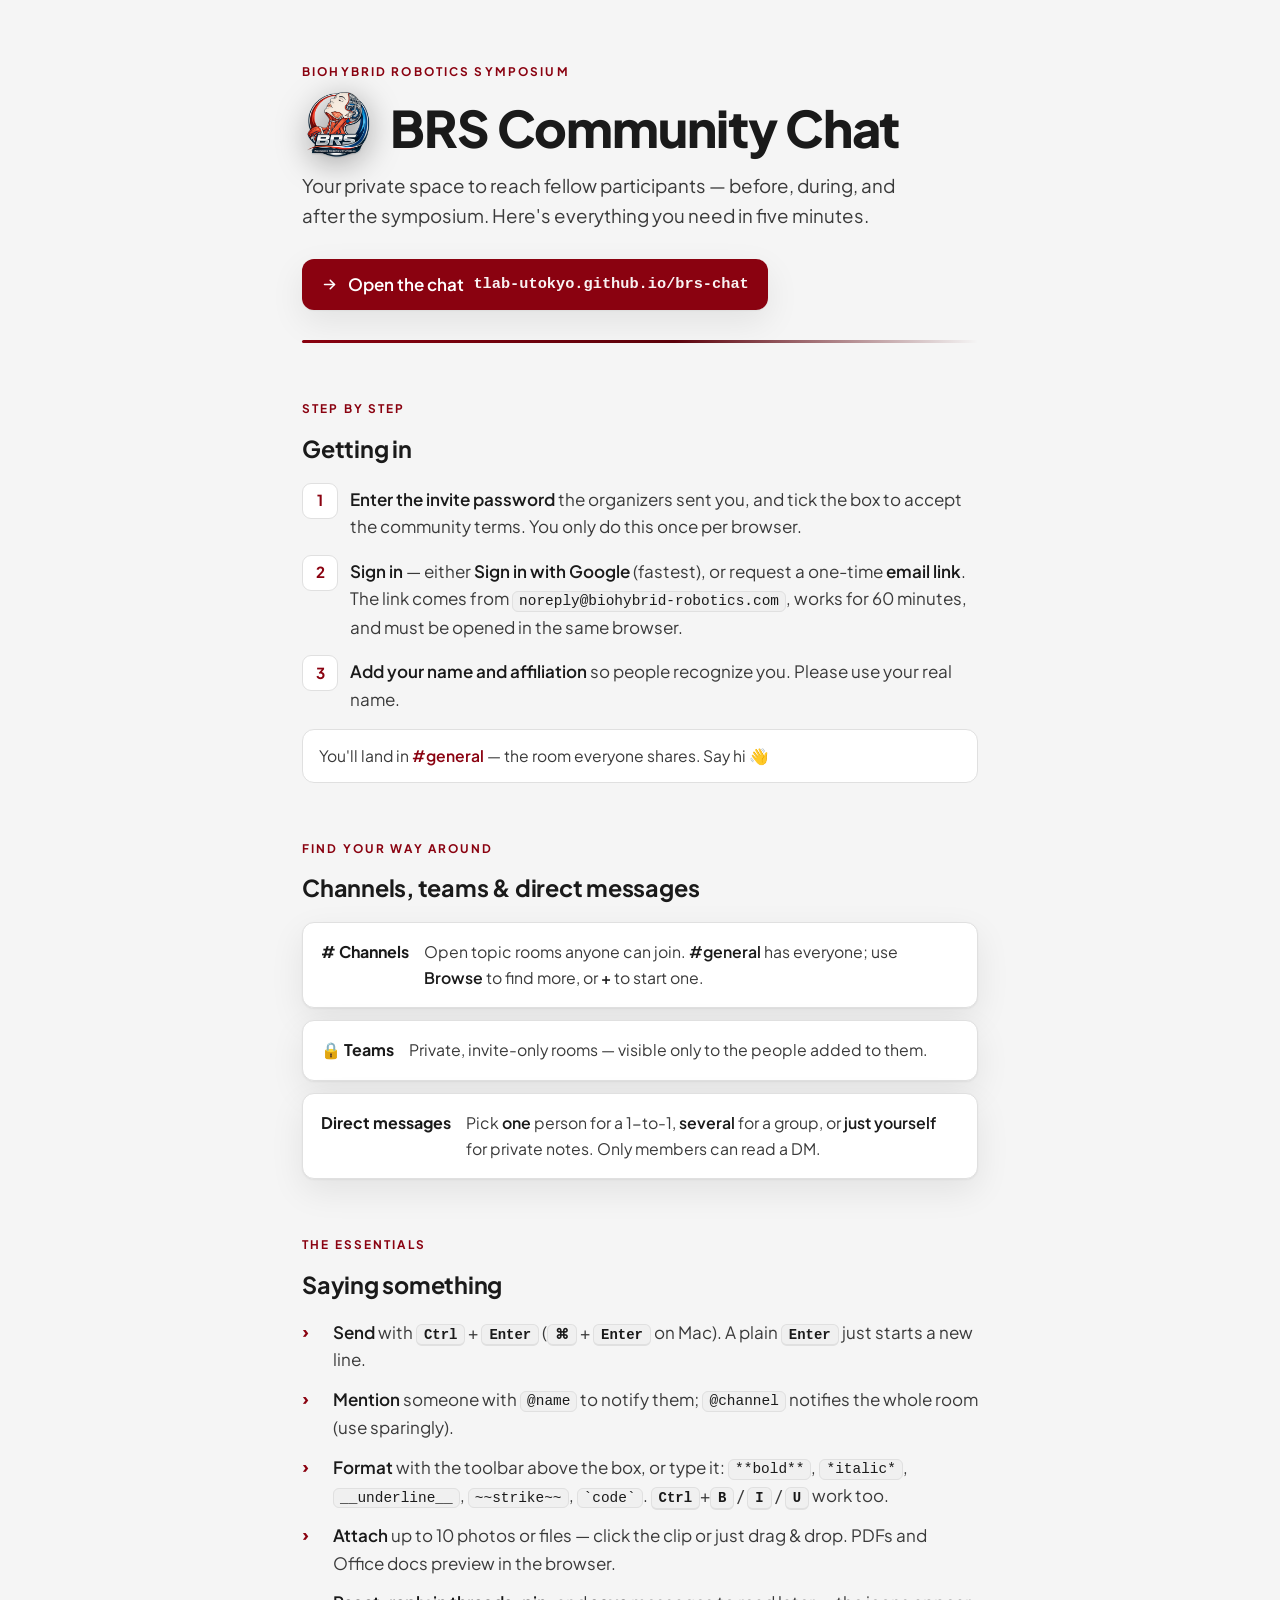
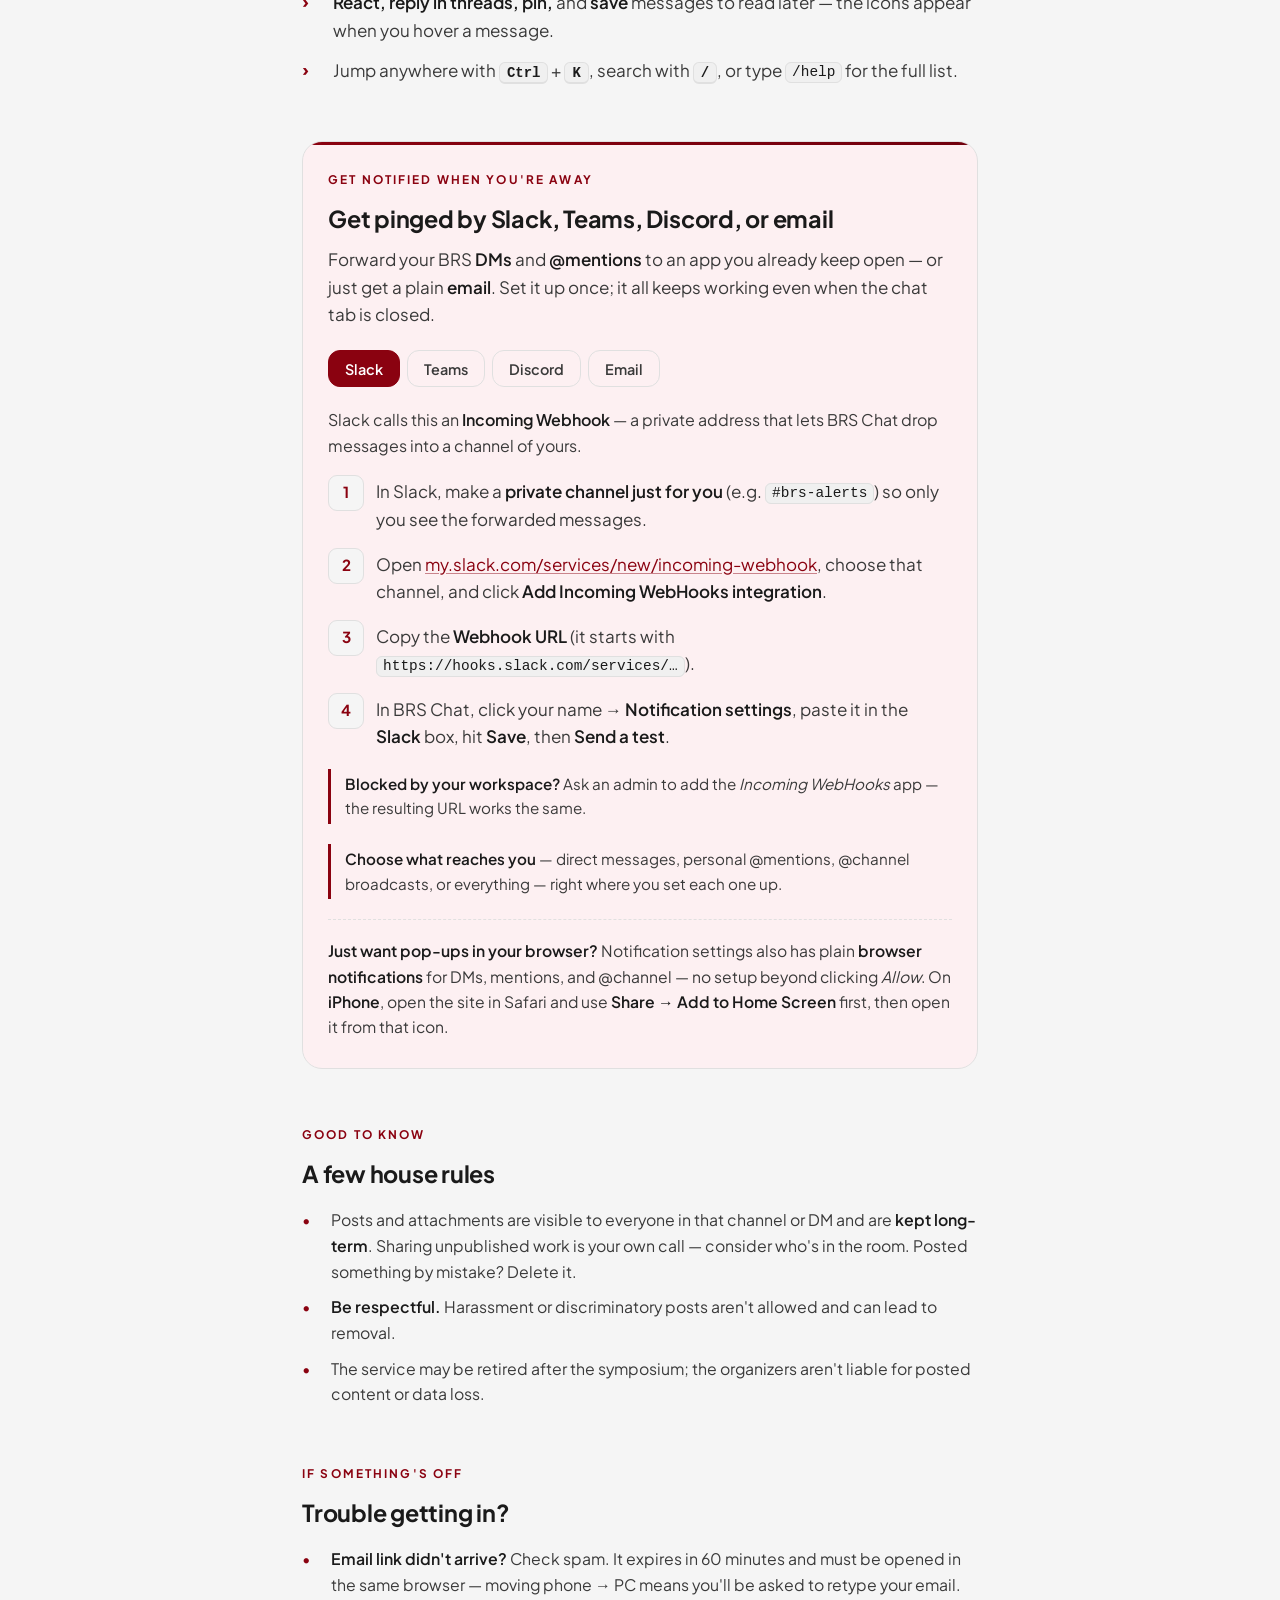
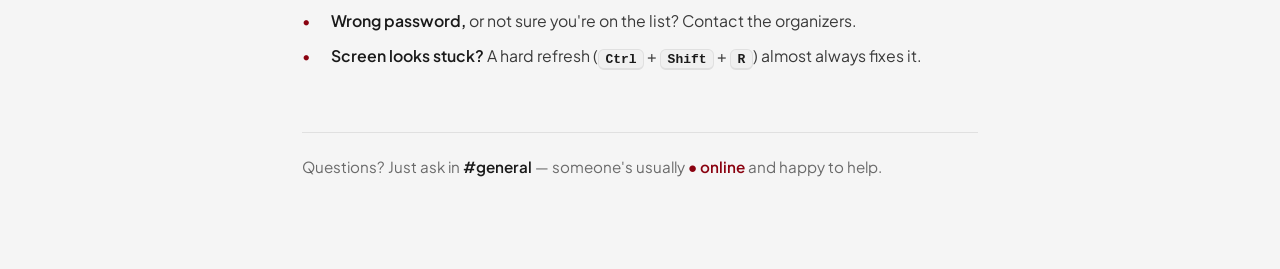
<file: help.html>
<!DOCTYPE html>
<html lang="en">
<head>
<meta charset="UTF-8">
<meta name="viewport" content="width=device-width, initial-scale=1, viewport-fit=cover">
<meta name="robots" content="noindex">
<title>BRS Community Chat — Quick Start</title>
<style>
@font-face{font-family:"Plus Jakarta Sans";font-style:normal;font-weight:400;font-display:swap;src:url([data-uri]) format("woff2");}
@font-face{font-family:"Plus Jakarta Sans";font-style:normal;font-weight:500;font-display:swap;src:url([data-uri]) format("woff2");}
@font-face{font-family:"Plus Jakarta Sans";font-style:normal;font-weight:600;font-display:swap;src:url([data-uri]) format("woff2");}
@font-face{font-family:"Plus Jakarta Sans";font-style:normal;font-weight:700;font-display:swap;src:url([data-uri]) format("woff2");}
@font-face{font-family:"Plus Jakarta Sans";font-style:normal;font-weight:800;font-display:swap;src:url([data-uri]) format("woff2");}

/* ===== BRS design tokens (from biohybrid-robotics.com) — dark by default ===== */
:root {
  --page-bg: #131312;
  --ink: #eaeaea;
  --ink-soft: #bbbbbb;
  --ink-mute: #777777;
  --surface: #2c2c2c;
  --surface-2: #333333;
  --line: #4f4f4f;
  --accent: #d2202c;
  --accent-hi: #b01421;
  --accent-lo: #8a0210;
  --on-accent: #ffffff;
  --rose: #e8a49d;
  --panel-bg: #201514;
  --shadow: 0 1px 2px rgba(0,0,0,.4), 0 14px 40px rgba(0,0,0,.5);
  --r-sm: 6px; --r-md: 12px; --r-lg: 20px;
  --maxw: 720px;
  --sans: "Plus Jakarta Sans", -apple-system, BlinkMacSystemFont, "Segoe UI", "Noto Sans JP", sans-serif;
  --mono: ui-monospace, "SF Mono", Menlo, Consolas, monospace;
}
@media (prefers-color-scheme: light) {
  :root {
    --page-bg: #f5f5f5;
    --ink: #1a1a1a;
    --ink-soft: #3a3a3a;
    --ink-mute: #6a6a6a;
    --surface: #ffffff;
    --surface-2: #f0f0f0;
    --line: #e0e0e0;
    --accent: #8a0210;
    --accent-hi: #71000d;
    --accent-lo: #5c000a;
    --on-accent: #ffffff;
    --rose: #71000d;
    --panel-bg: #fdf0f2;
    --shadow: 0 1px 2px rgba(0,0,0,.05), 0 12px 34px rgba(0,0,0,.08);
  }
}
:root[data-theme="light"] {
  --page-bg: #f5f5f5; --ink: #1a1a1a; --ink-soft: #3a3a3a; --ink-mute: #6a6a6a;
  --surface: #ffffff; --surface-2: #f0f0f0; --line: #e0e0e0;
  --accent: #8a0210; --accent-hi: #71000d; --accent-lo: #5c000a; --on-accent:#fff;
  --rose: #71000d; --panel-bg: #fdf0f2;
  --shadow: 0 1px 2px rgba(0,0,0,.05), 0 12px 34px rgba(0,0,0,.08);
}
:root[data-theme="dark"] {
  --page-bg: #131312; --ink: #eaeaea; --ink-soft: #bbbbbb; --ink-mute: #777777;
  --surface: #2c2c2c; --surface-2: #333333; --line: #4f4f4f;
  --accent: #d2202c; --accent-hi: #b01421; --accent-lo: #8a0210; --on-accent:#fff;
  --rose: #e8a49d; --panel-bg: #201514;
  --shadow: 0 1px 2px rgba(0,0,0,.4), 0 14px 40px rgba(0,0,0,.5);
}

* { box-sizing: border-box; }
body {
  margin: 0; background: var(--page-bg); color: var(--ink-soft);
  font-family: var(--sans); font-size: 17px; line-height: 1.62;
  -webkit-font-smoothing: antialiased; text-rendering: optimizeLegibility;
}
.wrap { max-width: var(--maxw); margin: 0 auto; padding: 0 22px 96px; }

a { color: var(--accent); text-decoration-color: color-mix(in srgb, var(--accent) 45%, transparent); text-underline-offset: 2px; }
a:hover { color: var(--accent-hi); }
p { margin: 0 0 1em; }
strong { color: var(--ink); font-weight: 600; }

.eyebrow {
  font-family: var(--sans); font-weight: 700; font-size: .74rem;
  letter-spacing: .18em; text-transform: uppercase; color: var(--accent);
  margin: 0 0 .7rem;
}

/* ---- Hero ---- */
header.hero { padding: 62px 0 30px; }
.title-row { display: flex; align-items: center; gap: 18px; margin: 0 0 .55rem; }
.brand-mark {
  width: 70px; height: 70px; flex: none; display: block; background: transparent;
  filter: drop-shadow(0 6px 16px rgba(0,0,0,.35));
}
.title-row h1 {
  margin: 0; font-size: clamp(2.1rem, 5.6vw, 3.15rem); line-height: 1.06;
  letter-spacing: -.02em; font-weight: 800; color: var(--ink); text-wrap: balance;
}
.hero .lede { font-size: 1.17rem; color: var(--ink-soft); max-width: 34em; margin: 0 0 1.7rem; }
.rule {
  height: 3px; border: 0; margin: 0 0 42px; border-radius: 3px;
  background: linear-gradient(90deg, var(--accent), var(--accent-lo) 55%, transparent);
}
.open-chip {
  display: inline-flex; align-items: center; gap: .6rem;
  background: var(--accent); color: var(--on-accent);
  font-weight: 600; text-decoration: none;
  padding: .74rem 1.2rem; border-radius: var(--r-md); box-shadow: var(--shadow);
  transition: transform .12s ease, background .12s ease;
}
.open-chip:hover { background: var(--accent-lo); color: var(--on-accent); transform: translateY(-1px); }
.open-chip .url { font-family: var(--mono); font-size: .9em; opacity: .95; }
.open-chip svg { width: 17px; height: 17px; }

/* ---- Sections ---- */
section { margin-top: 56px; }
h2 { font-size: 1.46rem; letter-spacing: -.01em; margin: 0 0 .95rem; color: var(--ink); text-wrap: balance; font-weight: 700; }
.sub { color: var(--ink-soft); margin: -.45rem 0 1.35rem; max-width: 40em; }

/* Numbered steps */
ol.steps { list-style: none; counter-reset: s; margin: 0; padding: 0; display: grid; gap: 14px; }
ol.steps li { counter-increment: s; display: grid; grid-template-columns: 34px 1fr; gap: 14px; align-items: start; }
ol.steps li::before {
  content: counter(s); font-family: var(--sans); font-size: .95rem; font-weight: 700;
  color: var(--accent); width: 34px; height: 34px; border-radius: 9px; display: grid; place-items: center;
  background: var(--surface); border: 1px solid var(--line);
}
ol.steps li > div { padding-top: 3px; }
.arrow-note { margin-top: 16px; padding: 13px 16px; background: var(--surface); border: 1px solid var(--line); border-radius: var(--r-md); color: var(--ink-soft); font-size: .98rem; }
.arrow-note strong { color: var(--accent); }

/* Cards */
.cards { display: grid; gap: 12px; }
.card {
  background: var(--surface); border: 1px solid var(--line); border-radius: var(--r-md);
  padding: 16px 18px; box-shadow: var(--shadow);
  display: grid; grid-template-columns: auto 1fr; gap: 15px; align-items: baseline;
}
.card .tag { font-weight: 700; font-size: 1rem; color: var(--ink); white-space: nowrap; }
.card p { margin: 0; color: var(--ink-soft); font-size: .99rem; }
.card .tag .lock { color: var(--accent); }

/* Feature bullets */
ul.feat { list-style: none; margin: 0; padding: 0; display: grid; gap: 12px; }
ul.feat li { display: grid; grid-template-columns: 20px 1fr; gap: 11px; color: var(--ink-soft); }
ul.feat li strong { color: var(--ink); }
ul.feat li .dot { color: var(--accent); font-weight: 800; line-height: 1.5; }

kbd {
  font-family: var(--mono); font-size: .82em; font-weight: 600;
  background: var(--surface-2); color: var(--ink);
  border: 1px solid var(--line); border-bottom-width: 2px; border-radius: var(--r-sm);
  padding: .12em .5em; white-space: nowrap;
}
code.inline {
  font-family: var(--mono); font-size: .85em; background: var(--surface-2);
  border: 1px solid var(--line); padding: .1em .42em; border-radius: var(--r-sm); color: var(--ink);
}

/* ---- Integration panel (centerpiece) ---- */
.integrate { background: var(--panel-bg); border: 1px solid var(--line); border-radius: var(--r-lg); padding: 28px 25px; position: relative; overflow: hidden; }
.integrate::before { content: ""; position: absolute; inset: 0 0 auto 0; height: 3px; background: linear-gradient(90deg, var(--accent), var(--accent-hi)); }
.integrate h2 { margin-top: 6px; }
.tabs { display: flex; gap: 7px; margin: 18px 0 20px; flex-wrap: wrap; }
.tab {
  font-family: var(--sans); font-size: .9rem; font-weight: 600;
  background: transparent; color: var(--ink-soft);
  border: 1px solid var(--line); border-radius: var(--r-md); padding: .52rem 1rem; cursor: pointer;
  transition: all .12s ease;
}
.tab:hover { color: var(--ink); border-color: var(--accent); }
.tab[aria-selected="true"] { background: var(--accent); color: var(--on-accent); border-color: var(--accent); }
.panel[hidden] { display: none; }
.panel .recipe-intro { color: var(--ink-soft); margin: 0 0 16px; font-size: 1rem; }
.panel ol.steps li::before { background: var(--page-bg); }
.tip { margin-top: 18px; font-size: .95rem; color: var(--ink-soft); border-left: 3px solid var(--accent); padding: 3px 0 3px 14px; }
.tip strong { color: var(--ink); }
.plain-note { margin-top: 20px; padding-top: 18px; border-top: 1px dashed var(--line); color: var(--ink-soft); font-size: .98rem; }

/* ---- Fine print / trouble ---- */
.fine { display: grid; gap: 10px; margin: 0; padding: 0; list-style: none; }
.fine li { display: grid; grid-template-columns: 18px 1fr; gap: 11px; color: var(--ink-soft); font-size: .99rem; }
.fine li .m { color: var(--accent); }

footer { margin-top: 62px; padding-top: 22px; border-top: 1px solid var(--line); color: var(--ink-mute); font-size: .95rem; }
.online { color: var(--accent); font-weight: 600; }

:focus-visible { outline: 2px solid var(--accent); outline-offset: 2px; border-radius: var(--r-sm); }

@media (prefers-reduced-motion: no-preference) {
  .hero > * { animation: rise .5s cubic-bezier(.25,.46,.45,.94) both; }
  .hero .lede { animation-delay: .05s; }
  .hero .open-chip { animation-delay: .1s; }
  @keyframes rise { from { opacity: 0; transform: translateY(10px); } to { opacity: 1; transform: none; } }
}
@media (max-width: 520px) {
  body { font-size: 16px; }
  .brand-mark { width: 54px; height: 54px; }
  .card { grid-template-columns: 1fr; gap: 5px; }
}
</style>

</head>
<script>(function(){try{var t=new URLSearchParams(location.search).get("theme");if(t==="dark"||t==="light")document.documentElement.setAttribute("data-theme",t);}catch(e){}})();</script>
<body>
<div class="wrap">

  <header class="hero">
    <p class="eyebrow">Biohybrid Robotics Symposium</p>
    <div class="title-row">
      <img class="brand-mark" width="70" height="70" src="[data-uri]" alt="BRS Community Chat logo">
      <h1>BRS Community Chat</h1>
    </div>
    <p class="lede">Your private space to reach fellow participants — before, during, and after the symposium. Here's everything you need in five minutes.</p>
    <a class="open-chip" href="https://tlab-utokyo.github.io/brs-chat/" target="_blank" rel="noopener noreferrer">
      <svg viewBox="0 0 24 24" fill="none" stroke="currentColor" stroke-width="2.2" stroke-linecap="round" stroke-linejoin="round" aria-hidden="true"><path d="M5 12h14"/><path d="m13 6 6 6-6 6"/></svg>
      <span>Open the chat</span>
      <span class="url">tlab-utokyo.github.io/brs-chat</span>
    </a>
  </header>
  <hr class="rule">

  <section aria-labelledby="s-join">
    <p class="eyebrow">Step by step</p>
    <h2 id="s-join">Getting in</h2>
    <ol class="steps">
      <li><div><strong>Enter the invite password</strong> the organizers sent you, and tick the box to accept the community terms. You only do this once per browser.</div></li>
      <li><div><strong>Sign in</strong> — either <strong>Sign in with Google</strong> (fastest), or request a one-time <strong>email link</strong>. The link comes from <code class="inline">noreply@biohybrid-robotics.com</code>, works for 60 minutes, and must be opened in the same browser.</div></li>
      <li><div><strong>Add your name and affiliation</strong> so people recognize you. Please use your real name.</div></li>
    </ol>
    <p class="arrow-note">You'll land in <strong>#general</strong> — the room everyone shares. Say hi 👋</p>
  </section>

  <section aria-labelledby="s-rooms">
    <p class="eyebrow">Find your way around</p>
    <h2 id="s-rooms">Channels, teams &amp; direct messages</h2>
    <div class="cards">
      <div class="card"><span class="tag"># Channels</span><p>Open topic rooms anyone can join. <strong>#general</strong> has everyone; use <strong>Browse</strong> to find more, or <strong>+</strong> to start one.</p></div>
      <div class="card"><span class="tag"><span class="lock">🔒</span> Teams</span><p>Private, invite-only rooms — visible only to the people added to them.</p></div>
      <div class="card"><span class="tag">Direct messages</span><p>Pick <strong>one</strong> person for a 1-to-1, <strong>several</strong> for a group, or <strong>just yourself</strong> for private notes. Only members can read a DM.</p></div>
    </div>
  </section>

  <section aria-labelledby="s-msg">
    <p class="eyebrow">The essentials</p>
    <h2 id="s-msg">Saying something</h2>
    <ul class="feat">
      <li><span class="dot">›</span><div><strong>Send</strong> with <kbd>Ctrl</kbd> + <kbd>Enter</kbd> (<kbd>⌘</kbd> + <kbd>Enter</kbd> on Mac). A plain <kbd>Enter</kbd> just starts a new line.</div></li>
      <li><span class="dot">›</span><div><strong>Mention</strong> someone with <code class="inline">@name</code> to notify them; <code class="inline">@channel</code> notifies the whole room (use sparingly).</div></li>
      <li><span class="dot">›</span><div><strong>Format</strong> with the toolbar above the box, or type it: <code class="inline">**bold**</code>, <code class="inline">*italic*</code>, <code class="inline">__underline__</code>, <code class="inline">~~strike~~</code>, <code class="inline">`code`</code>. <kbd>Ctrl</kbd>+<kbd>B</kbd> / <kbd>I</kbd> / <kbd>U</kbd> work too.</div></li>
      <li><span class="dot">›</span><div><strong>Attach</strong> up to 10 photos or files — click the clip or just drag &amp; drop. PDFs and Office docs preview in the browser.</div></li>
      <li><span class="dot">›</span><div><strong>React, reply in threads, pin,</strong> and <strong>save</strong> messages to read later — the icons appear when you hover a message.</div></li>
      <li><span class="dot">›</span><div>Jump anywhere with <kbd>Ctrl</kbd> + <kbd>K</kbd>, search with <kbd>/</kbd>, or type <code class="inline">/help</code> for the full list.</div></li>
    </ul>
  </section>

  <section aria-labelledby="s-notify">
    <div class="integrate">
      <p class="eyebrow">Get notified when you're away</p>
      <h2 id="s-notify">Get pinged by Slack, Teams, Discord, or email</h2>
      <p class="sub">Forward your BRS <strong>DMs</strong> and <strong>@mentions</strong> to an app you already keep open — or just get a plain <strong>email</strong>. Set it up once; it all keeps working even when the chat tab is closed.</p>

      <div class="tabs" role="tablist" aria-label="Choose how to be notified">
        <button class="tab" role="tab" id="tab-slack" aria-controls="p-slack" aria-selected="true">Slack</button>
        <button class="tab" role="tab" id="tab-teams" aria-controls="p-teams" aria-selected="false">Teams</button>
        <button class="tab" role="tab" id="tab-discord" aria-controls="p-discord" aria-selected="false">Discord</button>
        <button class="tab" role="tab" id="tab-email" aria-controls="p-email" aria-selected="false">Email</button>
      </div>

      <div class="panel" id="p-slack" role="tabpanel" aria-labelledby="tab-slack">
        <p class="recipe-intro">Slack calls this an <strong>Incoming Webhook</strong> — a private address that lets BRS Chat drop messages into a channel of yours.</p>
        <ol class="steps">
          <li><div>In Slack, make a <strong>private channel just for you</strong> (e.g. <code class="inline">#brs-alerts</code>) so only you see the forwarded messages.</div></li>
          <li><div>Open <a href="https://my.slack.com/services/new/incoming-webhook" target="_blank" rel="noopener noreferrer">my.slack.com/services/new/incoming-webhook</a>, choose that channel, and click <strong>Add Incoming WebHooks integration</strong>.</div></li>
          <li><div>Copy the <strong>Webhook URL</strong> (it starts with <code class="inline">https://hooks.slack.com/services/…</code>).</div></li>
          <li><div>In BRS Chat, click your name → <strong>Notification settings</strong>, paste it in the <strong>Slack</strong> box, hit <strong>Save</strong>, then <strong>Send a test</strong>.</div></li>
        </ol>
        <p class="tip"><strong>Blocked by your workspace?</strong> Ask an admin to add the <em>Incoming WebHooks</em> app — the resulting URL works the same.</p>
      </div>

      <div class="panel" id="p-teams" role="tabpanel" aria-labelledby="tab-teams" hidden>
        <p class="recipe-intro">Teams does this with a <strong>Workflow</strong> — a personal address that lets BRS Chat post into a channel of yours. Your work (e.g. university) Teams is fine; no account linking involved.</p>
        <ol class="steps">
          <li><div>Pick or create a Teams channel for yourself.</div></li>
          <li><div>Click the channel's <strong>•••</strong> menu → <strong>Workflows</strong> → pick <strong>"Post to a channel when a webhook request is received"</strong> (on some tenants it's called <strong>"Send webhook alerts to a channel"</strong>) → <strong>Next</strong> → <strong>Add workflow</strong>.</div></li>
          <li><div>Copy the URL it shows (it contains <code class="inline">logic.azure.com</code> or <code class="inline">powerplatform.com</code>).</div></li>
          <li><div>In BRS Chat → your name → <strong>Notification settings</strong>, paste it in the <strong>Teams</strong> box, <strong>Save</strong>, then <strong>Send a test</strong>.</div></li>
        </ol>
        <p class="tip"><strong>Older Teams?</strong> If your channel menu still offers <em>Connectors → Incoming Webhook</em>, that URL works too.</p>
      </div>

      <div class="panel" id="p-discord" role="tabpanel" aria-labelledby="tab-discord" hidden>
        <p class="recipe-intro">Discord has webhooks built into every channel's settings.</p>
        <ol class="steps">
          <li><div>Make a <strong>private channel</strong> only you can see.</div></li>
          <li><div>Open <strong>Edit Channel → Integrations → Webhooks → New Webhook</strong>, then <strong>Copy Webhook URL</strong>.</div></li>
          <li><div>In BRS Chat → your name → <strong>Notification settings</strong>, paste it in the <strong>Discord</strong> box, <strong>Save</strong>, then <strong>Send a test</strong>.</div></li>
        </ol>
      </div>

      <div class="panel" id="p-email" role="tabpanel" aria-labelledby="tab-email" hidden>
        <p class="recipe-intro">The simplest option — no URL, no other app. Just switch it on in the chat.</p>
        <ol class="steps">
          <li><div>In BRS Chat, click your name → <strong>Notification settings</strong>.</div></li>
          <li><div>Under <strong>Email me when I'm away</strong>, tick <strong>@mentions</strong>, <strong>@channel</strong>, and/or <strong>direct messages</strong>.</div></li>
          <li><div>Hit <strong>Save</strong>. Emails arrive from <code class="inline">noreply@biohybrid-robotics.com</code>, and only when you're not currently in the chat — so you're never pinged twice.</div></li>
        </ol>
        <p class="tip"><strong>First email in your spam / junk folder?</strong> Mark it "not spam" so the rest land in your inbox.</p>
      </div>

      <p class="tip" style="margin-top:20px"><strong>Choose what reaches you</strong> — direct messages, personal @mentions, @channel broadcasts, or everything — right where you set each one up.</p>

      <div class="plain-note">
        <strong>Just want pop-ups in your browser?</strong> Notification settings also has plain <strong>browser notifications</strong> for DMs, mentions, and @channel — no setup beyond clicking <em>Allow</em>. On <strong>iPhone</strong>, open the site in Safari and use <strong>Share → Add to Home Screen</strong> first, then open it from that icon.
      </div>

    </div>
  </section>

  <section aria-labelledby="s-fine">
    <p class="eyebrow">Good to know</p>
    <h2 id="s-fine">A few house rules</h2>
    <ul class="fine">
      <li><span class="m">•</span><div>Posts and attachments are visible to everyone in that channel or DM and are <strong>kept long-term</strong>. Sharing unpublished work is your own call — consider who's in the room. Posted something by mistake? Delete it.</div></li>
      <li><span class="m">•</span><div><strong>Be respectful.</strong> Harassment or discriminatory posts aren't allowed and can lead to removal.</div></li>
      <li><span class="m">•</span><div>The service may be retired after the symposium; the organizers aren't liable for posted content or data loss.</div></li>
    </ul>
  </section>

  <section aria-labelledby="s-help">
    <p class="eyebrow">If something's off</p>
    <h2 id="s-help">Trouble getting in?</h2>
    <ul class="fine">
      <li><span class="m">•</span><div><strong>Email link didn't arrive?</strong> Check spam. It expires in 60 minutes and must be opened in the same browser — moving phone → PC means you'll be asked to retype your email.</div></li>
      <li><span class="m">•</span><div><strong>Wrong password,</strong> or not sure you're on the list? Contact the organizers.</div></li>
      <li><span class="m">•</span><div><strong>Screen looks stuck?</strong> A hard refresh (<kbd>Ctrl</kbd> + <kbd>Shift</kbd> + <kbd>R</kbd>) almost always fixes it.</div></li>
    </ul>
  </section>

  <footer>
    Questions? Just ask in <strong>#general</strong> — someone's usually <span class="online">● online</span> and happy to help.
  </footer>

</div>

<script>
  (function () {
    var tabs = Array.prototype.slice.call(document.querySelectorAll('.tab'));
    function select(tab) {
      tabs.forEach(function (t) {
        var on = t === tab;
        t.setAttribute('aria-selected', on ? 'true' : 'false');
        document.getElementById(t.getAttribute('aria-controls')).hidden = !on;
      });
    }
    tabs.forEach(function (tab, i) {
      tab.addEventListener('click', function () { select(tab); });
      tab.addEventListener('keydown', function (e) {
        var d = e.key === 'ArrowRight' ? 1 : e.key === 'ArrowLeft' ? -1 : 0;
        if (!d) return;
        e.preventDefault();
        var next = tabs[(i + d + tabs.length) % tabs.length];
        next.focus(); select(next);
      });
    });
  })();
</script>

</body>
</html>
</file>
